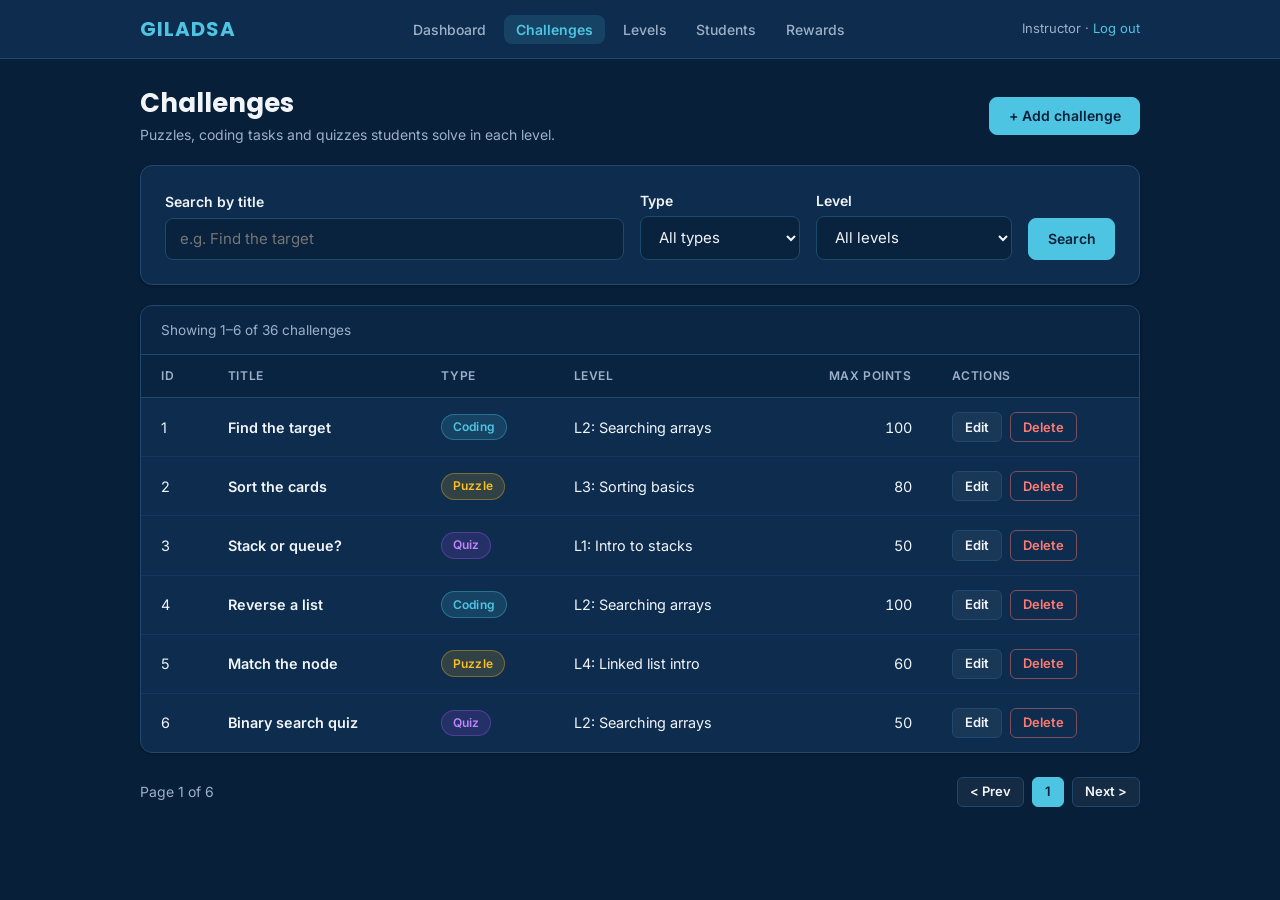
<file: GILADSA/prototype/index.html>
<!DOCTYPE html>
<html lang="en">
<head>
  <meta charset="UTF-8">
  <meta http-equiv="refresh" content="0; url=list.html">
  <title>Redirecting to GILADSA Prototype...</title>
  <script>
    window.location.href = "list.html";
  </script>
</head>
<body>
  <p>Redirecting to <a href="list.html">Items Inventory</a>...</p>
</body>
</html>
</file>
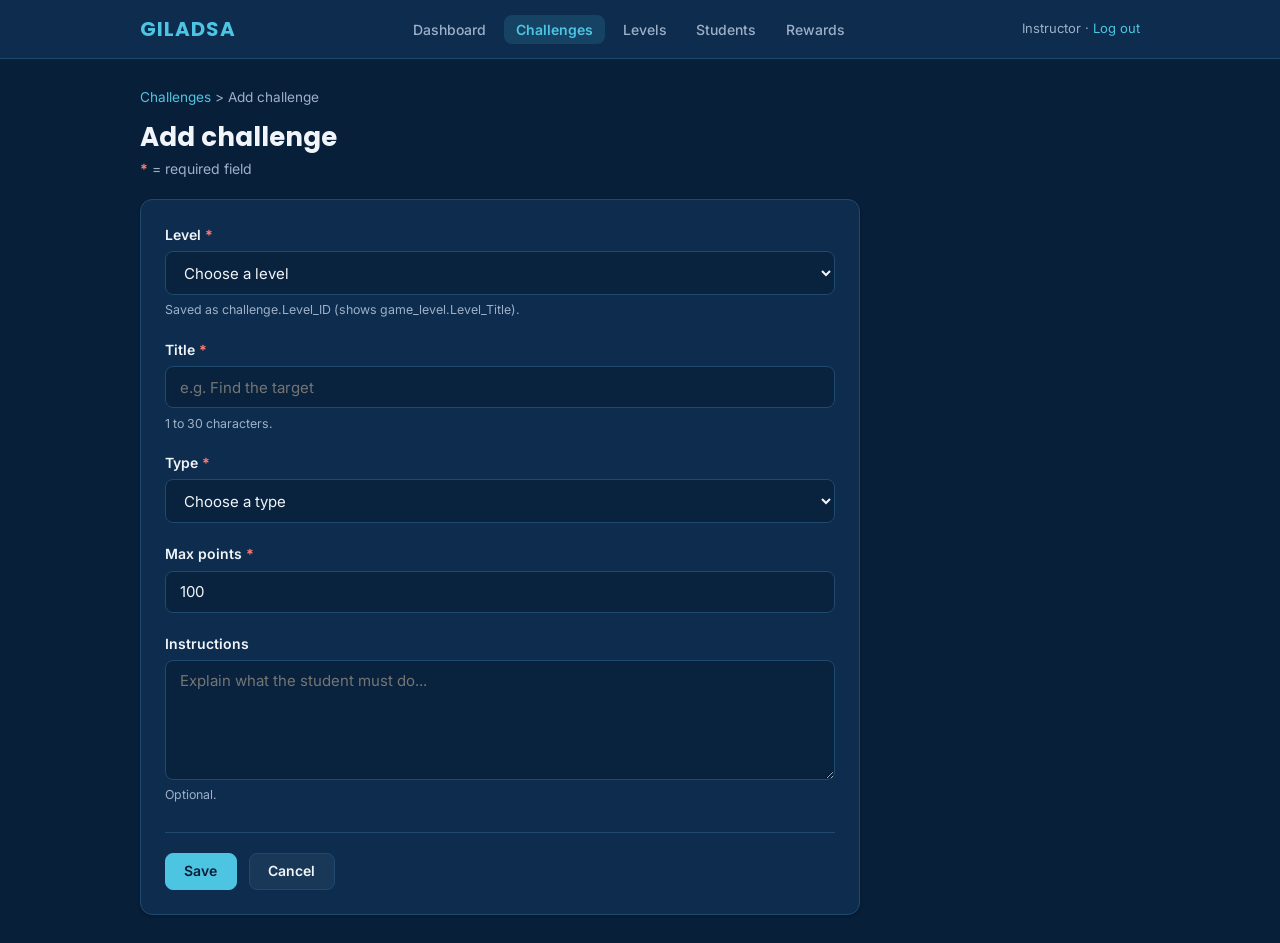
<file: GILADSA/prototype/form.html>
<!DOCTYPE html>
<html lang="en">
<head>
  <meta charset="UTF-8">
  <meta name="viewport" content="width=device-width, initial-scale=1">
  <title>Add challenge | Giladsa</title>
  <link rel="preconnect" href="https://fonts.googleapis.com">
  <link rel="preconnect" href="https://fonts.gstatic.com" crossorigin>
  <link href="https://fonts.googleapis.com/css2?family=Inter:wght@400;500;600&family=Poppins:wght@600;700&display=swap" rel="stylesheet">
  <link rel="stylesheet" href="css/style.css">
</head>
<body>
  <a class="skip-link" href="#main">Skip to content</a>

  <header class="site-header">
    <nav class="nav" aria-label="Main">
      <a class="brand" href="#">GILADSA</a>
      <ul class="nav-links">
        <li><a href="#">Dashboard</a></li>
        <li><a href="list.html" aria-current="page">Challenges</a></li>
        <li><a href="#">Levels</a></li>
        <li><a href="#">Students</a></li>
        <li><a href="#">Rewards</a></li>
      </ul>
      <span class="nav-user">Instructor &middot; <a href="#">Log out</a></span>
    </nav>
  </header>

  <main id="main" class="container">
    <p class="breadcrumb"><a href="list.html">Challenges</a> &gt; Add challenge</p>
    <div class="page-head">
      <div>
        <h1>Add challenge</h1>
        <p><span class="req">*</span> = required field</p>
      </div>
    </div>

    <!-- Create form for table CHALLENGE. Every name matches the column name exactly. -->
    <form class="card form-card" action="#" method="post">

      <div class="field">
        <label for="Level_ID">Level <span class="req" aria-hidden="true">*</span></label>
        <select id="Level_ID" name="Level_ID" required>
          <option value="">Choose a level</option>
          <option value="1">L1: Intro to stacks</option>
          <option value="2">L2: Searching arrays</option>
          <option value="3">L3: Sorting basics</option>
          <option value="4">L4: Linked list intro</option>
        </select>
        <span class="hint">Saved as challenge.Level_ID (shows game_level.Level_Title).</span>
      </div>

      <div class="field">
        <label for="Challenge_Title">Title <span class="req" aria-hidden="true">*</span></label>
        <input type="text" id="Challenge_Title" name="Challenge_Title" maxlength="30" required placeholder="e.g. Find the target">
        <span class="hint">1 to 30 characters.</span>
        <!-- Example of an error message (shown by the server later):
        <p class="error-message" role="alert">! Title is required. Enter 1 to 30 characters.</p> -->
      </div>

      <div class="field">
        <label for="Challenge_Type">Type <span class="req" aria-hidden="true">*</span></label>
        <select id="Challenge_Type" name="Challenge_Type" required>
          <option value="">Choose a type</option>
          <option value="Puzzle">Puzzle</option>
          <option value="Coding">Coding</option>
          <option value="Quiz">Quiz</option>
        </select>
      </div>

      <div class="field">
        <label for="Max_Points">Max points <span class="req" aria-hidden="true">*</span></label>
        <input type="number" id="Max_Points" name="Max_Points" min="0" step="1" value="100" required>
      </div>

      <div class="field">
        <label for="Instructions">Instructions</label>
        <textarea id="Instructions" name="Instructions" placeholder="Explain what the student must do..."></textarea>
        <span class="hint">Optional.</span>
      </div>

      <div class="form-actions">
        <button class="btn btn-primary" type="submit">Save</button>
        <a class="btn" href="list.html">Cancel</a>
      </div>
    </form>
  </main>
</body>
</html>
</file>
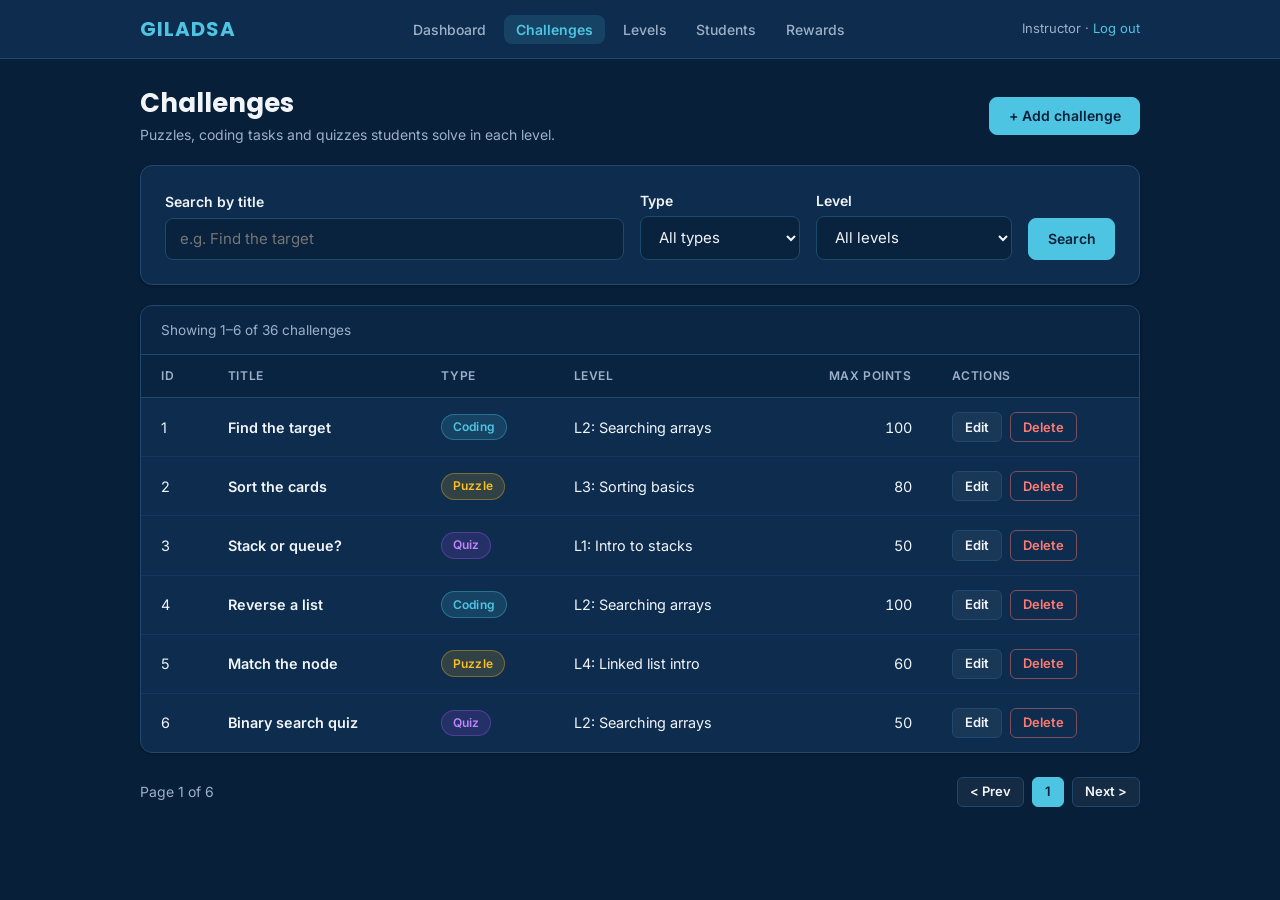
<file: GILADSA/prototype/list.html>
<!DOCTYPE html>
<html lang="en">
<head>
  <meta charset="UTF-8">
  <meta name="viewport" content="width=device-width, initial-scale=1">
  <title>Challenges | Giladsa</title>
  <link rel="preconnect" href="https://fonts.googleapis.com">
  <link rel="preconnect" href="https://fonts.gstatic.com" crossorigin>
  <link href="https://fonts.googleapis.com/css2?family=Inter:wght@400;500;600&family=Poppins:wght@600;700&display=swap" rel="stylesheet">
  <link rel="stylesheet" href="css/style.css">
</head>
<body>
  <a class="skip-link" href="#main">Skip to content</a>

  <header class="site-header">
    <nav class="nav" aria-label="Main">
      <a class="brand" href="#">GILADSA</a>
      <ul class="nav-links">
        <li><a href="#">Dashboard</a></li>
        <li><a href="list.html" aria-current="page">Challenges</a></li>
        <li><a href="#">Levels</a></li>
        <li><a href="#">Students</a></li>
        <li><a href="#">Rewards</a></li>
      </ul>
      <span class="nav-user">Instructor &middot; <a href="#">Log out</a></span>
    </nav>
  </header>

  <main id="main" class="container">
    <div class="page-head">
      <div>
        <h1>Challenges</h1>
        <p>Puzzles, coding tasks and quizzes students solve in each level.</p>
      </div>
      <a class="btn btn-primary" href="form.html">+ Add challenge</a>
    </div>

    <!-- Search and filters (names match the challenge columns) -->
    <form class="toolbar card" action="list.html" method="get" role="search">
      <div class="field field-search">
        <label for="Challenge_Title">Search by title</label>
        <input type="search" id="Challenge_Title" name="Challenge_Title" placeholder="e.g. Find the target" maxlength="30">
      </div>
      <div class="field">
        <label for="Challenge_Type">Type</label>
        <select id="Challenge_Type" name="Challenge_Type">
          <option value="">All types</option>
          <option value="Puzzle">Puzzle</option>
          <option value="Coding">Coding</option>
          <option value="Quiz">Quiz</option>
        </select>
      </div>
      <div class="field">
        <label for="Level_ID">Level</label>
        <select id="Level_ID" name="Level_ID">
          <option value="">All levels</option>
          <option value="1">L1: Intro to stacks</option>
          <option value="2">L2: Searching arrays</option>
          <option value="3">L3: Sorting basics</option>
          <option value="4">L4: Linked list intro</option>
        </select>
      </div>
      <button class="btn btn-primary" type="submit">Search</button>
    </form>

    <!-- List (Read). Each cell has data-label so the phone layout can show the column name -->
    <div class="card table-card">
      <table class="table">
        <caption>Showing 1&ndash;6 of 36 challenges</caption>
        <thead>
          <tr>
            <th scope="col">ID</th>
            <th scope="col">Title</th>
            <th scope="col">Type</th>
            <th scope="col">Level</th>
            <th scope="col" class="num">Max points</th>
            <th scope="col">Actions</th>
          </tr>
        </thead>
        <tbody>
          <tr>
            <td data-label="ID">1</td>
            <td data-label="Title" class="cell-title">Find the target</td>
            <td data-label="Type"><span class="badge">Coding</span></td>
            <td data-label="Level">L2: Searching arrays</td>
            <td data-label="Max points" class="num">100</td>
            <td class="cell-actions"><div class="actions">
              <a class="btn btn-sm" href="form.html">Edit</a>
              <button class="btn btn-sm btn-danger" type="button">Delete</button>
            </div></td>
          </tr>
          <tr>
            <td data-label="ID">2</td>
            <td data-label="Title" class="cell-title">Sort the cards</td>
            <td data-label="Type"><span class="badge badge-puzzle">Puzzle</span></td>
            <td data-label="Level">L3: Sorting basics</td>
            <td data-label="Max points" class="num">80</td>
            <td class="cell-actions"><div class="actions">
              <a class="btn btn-sm" href="form.html">Edit</a>
              <button class="btn btn-sm btn-danger" type="button">Delete</button>
            </div></td>
          </tr>
          <tr>
            <td data-label="ID">3</td>
            <td data-label="Title" class="cell-title">Stack or queue?</td>
            <td data-label="Type"><span class="badge badge-quiz">Quiz</span></td>
            <td data-label="Level">L1: Intro to stacks</td>
            <td data-label="Max points" class="num">50</td>
            <td class="cell-actions"><div class="actions">
              <a class="btn btn-sm" href="form.html">Edit</a>
              <button class="btn btn-sm btn-danger" type="button">Delete</button>
            </div></td>
          </tr>
          <tr>
            <td data-label="ID">4</td>
            <td data-label="Title" class="cell-title">Reverse a list</td>
            <td data-label="Type"><span class="badge">Coding</span></td>
            <td data-label="Level">L2: Searching arrays</td>
            <td data-label="Max points" class="num">100</td>
            <td class="cell-actions"><div class="actions">
              <a class="btn btn-sm" href="form.html">Edit</a>
              <button class="btn btn-sm btn-danger" type="button">Delete</button>
            </div></td>
          </tr>
          <tr>
            <td data-label="ID">5</td>
            <td data-label="Title" class="cell-title">Match the node</td>
            <td data-label="Type"><span class="badge badge-puzzle">Puzzle</span></td>
            <td data-label="Level">L4: Linked list intro</td>
            <td data-label="Max points" class="num">60</td>
            <td class="cell-actions"><div class="actions">
              <a class="btn btn-sm" href="form.html">Edit</a>
              <button class="btn btn-sm btn-danger" type="button">Delete</button>
            </div></td>
          </tr>
          <tr>
            <td data-label="ID">6</td>
            <td data-label="Title" class="cell-title">Binary search quiz</td>
            <td data-label="Type"><span class="badge badge-quiz">Quiz</span></td>
            <td data-label="Level">L2: Searching arrays</td>
            <td data-label="Max points" class="num">50</td>
            <td class="cell-actions"><div class="actions">
              <a class="btn btn-sm" href="form.html">Edit</a>
              <button class="btn btn-sm btn-danger" type="button">Delete</button>
            </div></td>
          </tr>
        </tbody>
      </table>
    </div>

    <nav class="pagination" aria-label="Pagination">
      <span>Page 1 of 6</span>
      <ul>
        <li><a class="btn btn-sm" href="#" aria-disabled="true">&lt; Prev</a></li>
        <li><a class="btn btn-sm btn-primary" href="#" aria-current="page">1</a></li>
        <li><a class="btn btn-sm" href="#">Next &gt;</a></li>
      </ul>
    </nav>
  </main>
</body>
</html>
</file>
<file: GILADSA/prototype/css/style.css>
/* ==========================================================================
   GILADSA DESIGN SYSTEM & RESPONSIVE STYLES
   Optimized for all viewports, including 390px mobile screens (iPhone 12-16)
   ========================================================================== */

:root {
  --primary: #4dc5e2;
  --primary-hover: #7bd6ec;
  --on-primary: #081f39;
  --surface: #0d2c4e;
  --bg-body: #081f39;
  --text-main: #f1f5f9;
  --text-muted: #9db0c8;
  --border: #1f4a6e;
  --success-bg: rgba(74, 222, 128, 0.14);
  --success-text: #4ade80;
  --warning-bg: rgba(251, 191, 36, 0.14);
  --warning-text: #fbbf24;
  --neutral-bg: #123558;
  --neutral-text: #b6c4d8;
  --danger: #ff7b72;
  --danger-hover: #ff9a93;
  --on-danger: #081f39;
  --shadow-sm: 0 1px 3px 0 rgba(0, 0, 0, 0.35);
  --shadow: 0 4px 6px -1px rgba(0, 0, 0, 0.40), 0 2px 4px -2px rgba(0, 0, 0, 0.30);
  --radius: 12px;
}

* {
  box-sizing: border-box;
  margin: 0;
  padding: 0;
}

html {
  font-size: 16px;
  -webkit-text-size-adjust: 100%;
}

body {
  font-family: 'Inter', -apple-system, BlinkMacSystemFont, "Segoe UI", Roboto, sans-serif;
  background-color: var(--bg-body);
  color: var(--text-main);
  line-height: 1.5;
  min-height: 100vh;
  display: flex;
  flex-direction: column;
  overflow-x: hidden;
  -webkit-font-smoothing: antialiased;
}

/* Accessibility: Skip Link */
.skip-link {
  position: absolute;
  top: -100px;
  left: 1rem;
  background: var(--primary);
  color: var(--on-primary);
  padding: 0.5rem 1rem;
  border-radius: 6px;
  font-weight: 600;
  z-index: 1000;
  text-decoration: none;
  transition: top 0.2s ease;
}

.skip-link:focus {
  top: 1rem;
}

/* Site Header & Navigation */
.site-header {
  background: var(--surface);
  border-bottom: 1px solid var(--border);
  position: sticky;
  top: 0;
  z-index: 100;
  backdrop-filter: blur(8px);
}

.nav {
  max-width: 1040px;
  margin: 0 auto;
  padding: 0.875rem 1.25rem;
  display: flex;
  align-items: center;
  justify-content: space-between;
  gap: 1rem;
}

.brand {
  font-family: 'Poppins', sans-serif;
  font-size: 1.25rem;
  font-weight: 700;
  letter-spacing: 0.05em;
  color: var(--primary);
  text-decoration: none;
  flex-shrink: 0;
}

.nav-links {
  display: flex;
  gap: 0.35rem;
  list-style: none;
  margin: 0;
  padding: 0;
}

.nav-links a {
  text-decoration: none;
  color: var(--text-muted);
  font-size: 0.875rem;
  font-weight: 500;
  padding: 0.4rem 0.75rem;
  border-radius: 8px;
  transition: all 0.15s ease;
  white-space: nowrap;
}

.nav-links a:hover {
  color: var(--text-main);
  background: rgba(255, 255, 255, 0.06);
}

.nav-links a[aria-current="page"],
.nav-links a.active {
  color: var(--primary);
  background: rgba(77, 197, 226, 0.14);
  font-weight: 600;
}

.nav-user {
  font-size: 0.8125rem;
  color: var(--text-muted);
  white-space: nowrap;
  flex-shrink: 0;
}

.nav-user a {
  color: var(--primary);
  text-decoration: none;
}

.nav-user a:hover {
  text-decoration: underline;
}

/* Layout Container */
.container {
  max-width: 1040px;
  width: 100%;
  margin: 1.75rem auto;
  padding: 0 1.25rem;
  flex: 1;
}

/* Card Container */
.card {
  background: var(--surface);
  border: 1px solid var(--border);
  border-radius: var(--radius);
  box-shadow: var(--shadow-sm);
  padding: 1.5rem;
}

/* Page Header */
.page-head {
  display: flex;
  justify-content: space-between;
  align-items: center;
  gap: 1rem;
  margin-bottom: 1.25rem;
}

.page-head h1 {
  font-family: 'Poppins', sans-serif;
  font-size: 1.625rem;
  font-weight: 700;
  color: var(--text-main);
  line-height: 1.25;
}

.page-head p {
  color: var(--text-muted);
  font-size: 0.875rem;
  margin-top: 0.25rem;
}

/* Breadcrumb */
.breadcrumb {
  font-size: 0.85rem;
  color: var(--text-muted);
  margin-bottom: 0.875rem;
}

.breadcrumb a {
  color: var(--primary);
  text-decoration: none;
}

.breadcrumb a:hover {
  text-decoration: underline;
}

/* Buttons */
.btn {
  display: inline-flex;
  align-items: center;
  justify-content: center;
  font-family: inherit;
  font-weight: 600;
  font-size: 0.875rem;
  padding: 0.55rem 1.15rem;
  border-radius: 8px;
  border: 1px solid var(--border);
  background: rgba(255, 255, 255, 0.05);
  color: var(--text-main);
  cursor: pointer;
  text-decoration: none;
  transition: all 0.15s ease-in-out;
  touch-action: manipulation;
  -webkit-tap-highlight-color: transparent;
  line-height: 1.3;
}

.btn:hover {
  background: rgba(255, 255, 255, 0.1);
  border-color: var(--primary);
  color: #fff;
}

.btn:active {
  transform: scale(0.98);
}

.btn-primary {
  background-color: var(--primary);
  border-color: var(--primary);
  color: var(--on-primary);
}

.btn-primary:hover {
  background-color: var(--primary-hover);
  border-color: var(--primary-hover);
  color: var(--on-primary);
}

.btn-danger {
  background-color: transparent;
  border-color: rgba(255, 123, 114, 0.45);
  color: var(--danger);
}

.btn-danger:hover {
  background-color: rgba(255, 123, 114, 0.15);
  border-color: var(--danger);
}

.btn-sm {
  padding: 0.35rem 0.75rem;
  font-size: 0.8125rem;
  border-radius: 6px;
}

/* Search & Filter Toolbar */
.toolbar {
  display: flex;
  gap: 1rem;
  align-items: flex-end;
  margin-bottom: 1.25rem;
  flex-wrap: wrap;
}

.toolbar .field {
  display: flex;
  flex-direction: column;
  gap: 0.35rem;
}

.toolbar .field-search {
  flex: 1;
  min-width: 200px;
}

.toolbar .field select,
.toolbar .field input {
  min-width: 160px;
}

.toolbar .btn {
  height: 42px;
  align-self: flex-end;
}

/* Form Fields */
.field {
  display: flex;
  flex-direction: column;
  gap: 0.4rem;
}

.field label {
  font-size: 0.875rem;
  font-weight: 600;
  color: var(--text-main);
}

.req {
  color: var(--danger);
  font-weight: 700;
}

.hint {
  font-size: 0.775rem;
  color: var(--text-muted);
  line-height: 1.4;
}

.field input[type="text"],
.field input[type="search"],
.field input[type="number"],
.field input[type="email"],
.field input[type="password"],
.field select,
.field textarea {
  width: 100%;
  padding: 0.65rem 0.875rem;
  background: rgba(8, 31, 57, 0.75);
  border: 1px solid var(--border);
  border-radius: 8px;
  color: var(--text-main);
  font-family: inherit;
  font-size: 0.9375rem;
  transition: all 0.15s ease;
  min-height: 42px;
}

.field input:focus,
.field select:focus,
.field textarea:focus {
  outline: none;
  border-color: var(--primary);
  box-shadow: 0 0 0 3px rgba(77, 197, 226, 0.22);
  background: rgba(8, 31, 57, 0.95);
}

.field textarea {
  min-height: 120px;
  resize: vertical;
}

/* Form Card */
.form-card {
  display: flex;
  flex-direction: column;
  gap: 1.25rem;
  max-width: 720px;
}

.form-actions {
  display: flex;
  gap: 0.75rem;
  margin-top: 0.5rem;
  padding-top: 1.25rem;
  border-top: 1px solid var(--border);
}

/* Data Table (Desktop View) */
.table-card {
  padding: 0;
  overflow: hidden;
  margin-bottom: 1.5rem;
}

.table {
  width: 100%;
  border-collapse: collapse;
  text-align: left;
}

.table caption {
  padding: 0.875rem 1.25rem;
  text-align: left;
  font-size: 0.85rem;
  color: var(--text-muted);
  border-bottom: 1px solid var(--border);
  background: rgba(8, 31, 57, 0.4);
}

.table th {
  padding: 0.75rem 1.25rem;
  font-size: 0.75rem;
  font-weight: 600;
  color: var(--text-muted);
  text-transform: uppercase;
  letter-spacing: 0.05em;
  background: rgba(8, 31, 57, 0.6);
  border-bottom: 1px solid var(--border);
}

.table td {
  padding: 0.875rem 1.25rem;
  border-bottom: 1px solid rgba(31, 74, 110, 0.4);
  font-size: 0.9rem;
  color: var(--text-main);
  vertical-align: middle;
}

.table tr:last-child td {
  border-bottom: none;
}

.table tr:hover td {
  background: rgba(77, 197, 226, 0.04);
}

.table .num {
  text-align: right;
  font-variant-numeric: tabular-nums;
}

.table .cell-title {
  font-weight: 600;
  color: var(--text-main);
}

.actions {
  display: flex;
  gap: 0.5rem;
  align-items: center;
}

/* Badges */
.badge {
  display: inline-flex;
  align-items: center;
  padding: 0.2rem 0.65rem;
  border-radius: 9999px;
  font-size: 0.75rem;
  font-weight: 600;
  text-transform: capitalize;
  background: rgba(77, 197, 226, 0.15);
  color: #4dc5e2;
  border: 1px solid rgba(77, 197, 226, 0.35);
  letter-spacing: 0.02em;
}

.badge-puzzle {
  background: rgba(251, 191, 36, 0.15);
  color: #fbbf24;
  border-color: rgba(251, 191, 36, 0.35);
}

.badge-quiz {
  background: rgba(168, 85, 247, 0.15);
  color: #c084fc;
  border-color: rgba(168, 85, 247, 0.35);
}

/* Pagination */
.pagination {
  display: flex;
  justify-content: space-between;
  align-items: center;
  gap: 1rem;
  margin-top: 1.5rem;
  font-size: 0.875rem;
  color: var(--text-muted);
}

.pagination ul {
  display: flex;
  gap: 0.5rem;
  list-style: none;
  align-items: center;
}

/* ==========================================================================
   📱 390px PHONE & MOBILE RESPONSIVE ADAPTATIONS (max-width: 680px)
   Tested for iPhone 12/13/14/15/16 (390px viewport) and all mobile devices
   ========================================================================== */

@media (max-width: 680px) {
  /* Navigation on Phone */
  .nav {
    flex-wrap: wrap;
    padding: 0.75rem 1rem;
    gap: 0.65rem;
  }

  .brand {
    font-size: 1.15rem;
  }

  .nav-user {
    font-size: 0.8rem;
  }

  .nav-links {
    order: 3;
    width: 100%;
    overflow-x: auto;
    padding-bottom: 0.35rem;
    gap: 0.35rem;
    -webkit-overflow-scrolling: touch;
    scrollbar-width: none;
  }

  .nav-links::-webkit-scrollbar {
    display: none;
  }

  .nav-links a {
    padding: 0.45rem 0.75rem;
    font-size: 0.825rem;
    background: rgba(255, 255, 255, 0.04);
  }

  /* Container */
  .container {
    margin: 1rem auto;
    padding: 0 0.875rem;
  }

  /* Header & Action Button */
  .page-head {
    flex-direction: column;
    align-items: stretch;
    gap: 0.875rem;
  }

  .page-head h1 {
    font-size: 1.375rem;
  }

  .page-head .btn {
    width: 100%;
    min-height: 44px;
    font-size: 0.95rem;
  }

  /* Search & Filter Toolbar */
  .toolbar {
    flex-direction: column;
    align-items: stretch;
    gap: 0.875rem;
    padding: 1rem;
  }

  .toolbar .field {
    width: 100%;
  }

  .toolbar .field-search {
    min-width: 100%;
  }

  .toolbar .field select,
  .toolbar .field input {
    width: 100%;
    min-width: 100%;
    min-height: 44px;
    font-size: 16px; /* Prevents auto-zoom in iOS Safari */
  }

  .toolbar .btn {
    width: 100%;
    min-height: 44px;
    align-self: stretch;
    font-size: 0.95rem;
  }

  /* 🃏 Responsive Mobile Cards for Data Table */
  .table-card {
    background: transparent;
    border: none;
    box-shadow: none;
    padding: 0;
    overflow: visible;
  }

  .table,
  .table tbody,
  .table tr,
  .table td {
    display: block;
    width: 100%;
  }

  .table caption {
    margin-bottom: 0.75rem;
    padding: 0 0.25rem;
    background: transparent;
    border: none;
    font-size: 0.8rem;
  }

  /* Hide table header cleanly for accessibility */
  .table thead {
    position: absolute;
    width: 1px;
    height: 1px;
    padding: 0;
    margin: -1px;
    overflow: hidden;
    clip: rect(0, 0, 0, 0);
    white-space: nowrap;
    border: 0;
  }

  /* Each table row becomes an independent card */
  .table tr {
    background: var(--surface);
    border: 1px solid var(--border);
    border-radius: var(--radius);
    padding: 1rem;
    margin-bottom: 0.875rem;
    box-shadow: var(--shadow-sm);
    transition: border-color 0.15s ease;
  }

  .table tr:hover {
    border-color: rgba(77, 197, 226, 0.4);
  }

  .table td {
    display: flex;
    justify-content: space-between;
    align-items: center;
    padding: 0.55rem 0;
    border-bottom: 1px solid rgba(31, 74, 110, 0.35);
    font-size: 0.875rem;
    text-align: right;
  }

  .table td:last-child {
    border-bottom: none;
    padding-top: 0.75rem;
    margin-top: 0.25rem;
  }

  /* Column name shown via data-label attribute */
  .table td::before {
    content: attr(data-label);
    font-weight: 600;
    color: var(--text-muted);
    font-size: 0.75rem;
    text-transform: uppercase;
    letter-spacing: 0.05em;
    text-align: left;
    margin-right: 1rem;
    flex-shrink: 0;
  }

  .table .cell-title {
    font-size: 0.95rem;
    color: var(--primary);
  }

  .table .cell-actions {
    display: block;
  }

  .table .cell-actions::before {
    display: none; /* Hide label to allow full card width for action buttons */
  }

  .table .actions {
    display: grid;
    grid-template-columns: 1fr 1fr;
    gap: 0.625rem;
    width: 100%;
  }

  .table .actions .btn {
    width: 100%;
    min-height: 42px;
    padding: 0.5rem;
    font-size: 0.875rem;
  }

  /* Pagination on Mobile */
  .pagination {
    flex-direction: column;
    align-items: center;
    gap: 0.875rem;
  }

  .pagination ul {
    width: 100%;
    justify-content: center;
  }

  .pagination .btn {
    min-height: 42px;
    padding: 0.5rem 0.875rem;
  }

  /* Form on Mobile */
  .card.form-card {
    padding: 1.15rem;
  }

  .field input[type="text"],
  .field input[type="search"],
  .field input[type="number"],
  .field input[type="email"],
  .field input[type="password"],
  .field select,
  .field textarea {
    font-size: 16px; /* Prevents auto-zoom in iOS Safari */
    min-height: 46px;
  }

  .form-actions {
    flex-direction: column;
    gap: 0.75rem;
  }

  .form-actions .btn {
    width: 100%;
    min-height: 46px;
    font-size: 0.95rem;
  }
}
</file>
